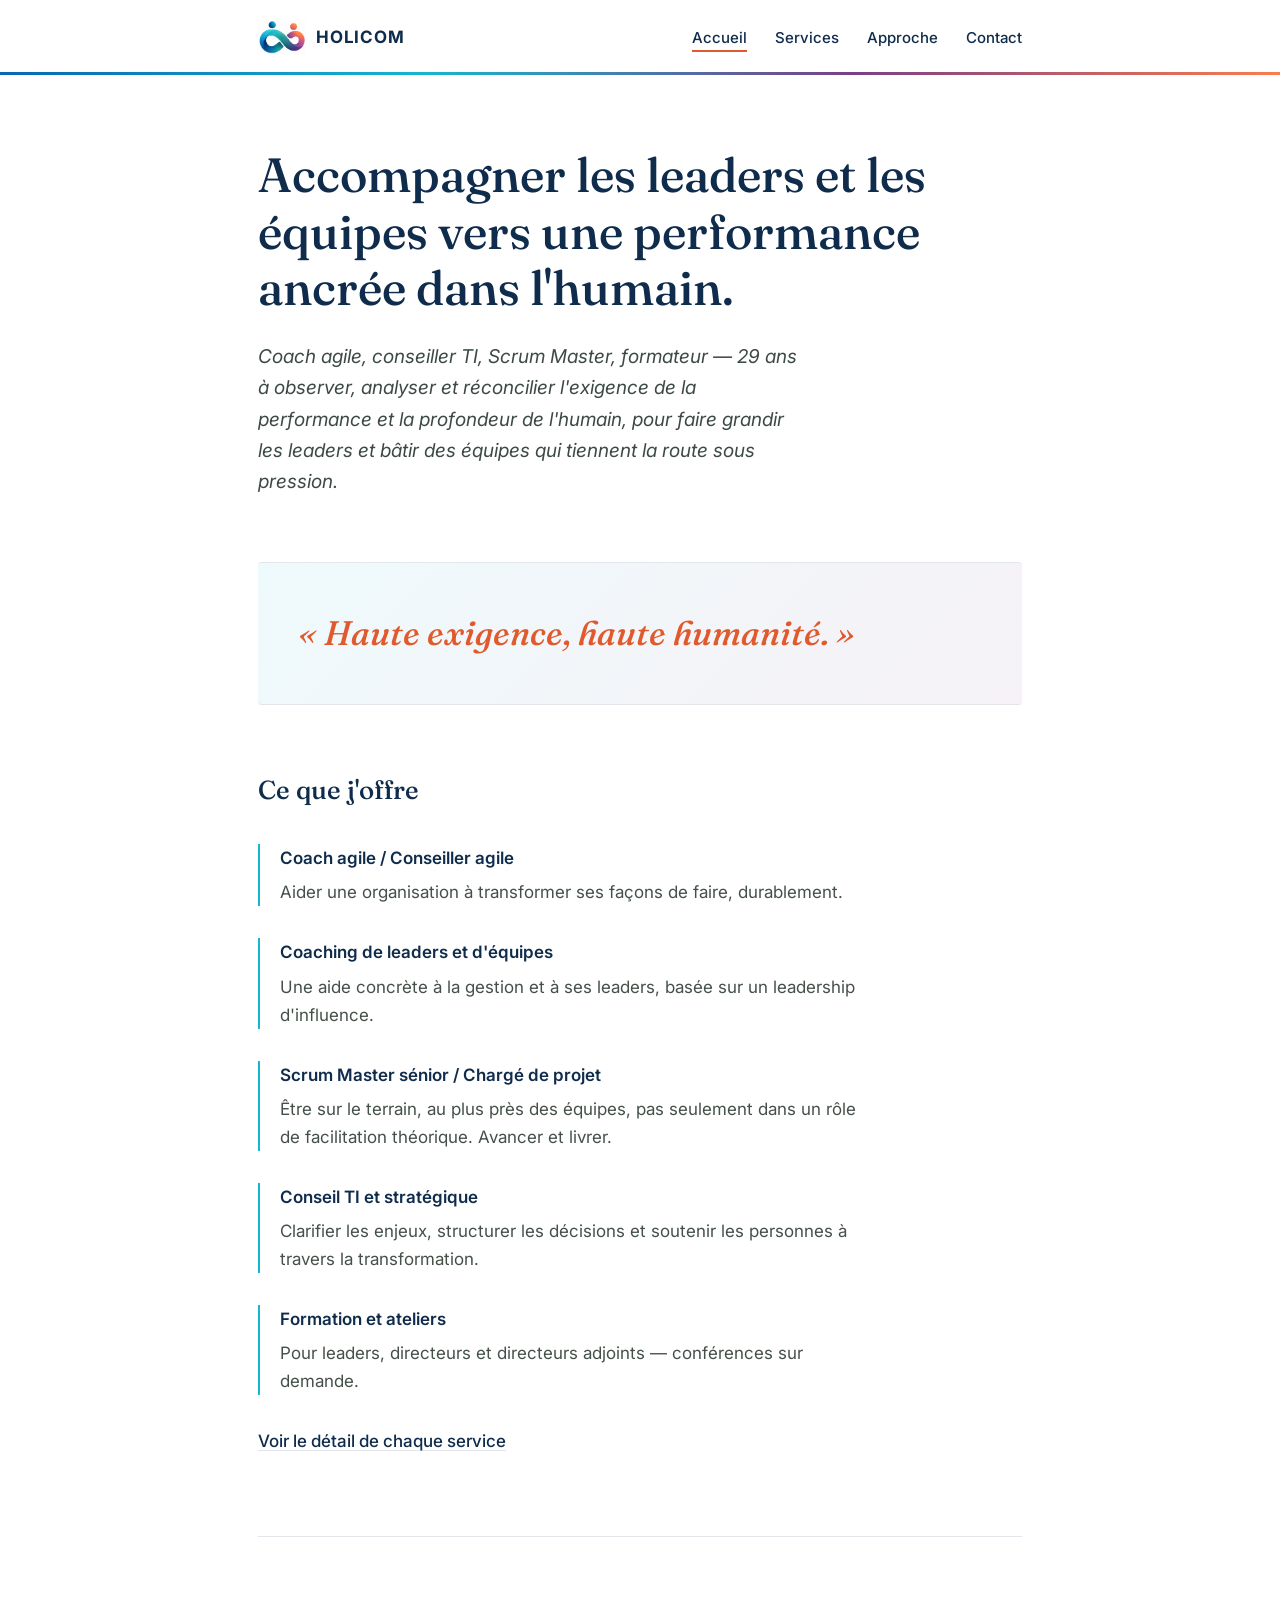
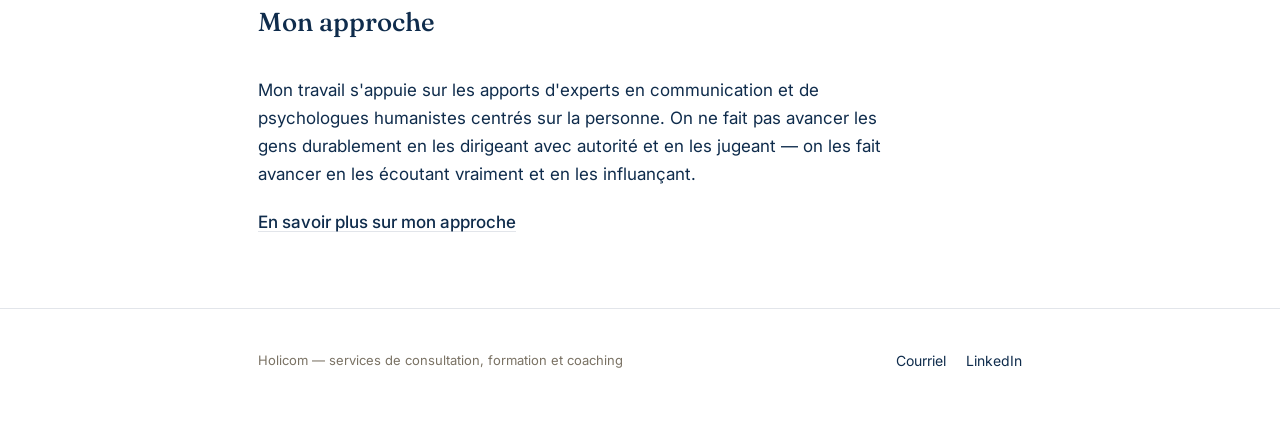
<file: index.html>
<!DOCTYPE html>
<html lang="fr">
<head>
<meta charset="UTF-8">
<meta name="viewport" content="width=device-width, initial-scale=1">
<title>Holicom — Haute performance, haute humanité</title>
<link rel="preconnect" href="https://fonts.googleapis.com">
<link rel="preconnect" href="https://fonts.gstatic.com" crossorigin>
<link href="https://fonts.googleapis.com/css2?family=Fraunces:opsz,wght@9..144,400;9..144,500;9..144,600&family=Inter:wght@400;500;600&display=swap" rel="stylesheet">
<link rel="stylesheet" href="style.css">
<link rel="icon" type="image/png" href="holicom-icon.png">
</head>
<body>

<nav class="site-nav">
  <div class="wrap">
    <a class="nav-brand" href="index.html"><img src="holicom-icon.png" alt="Holicom">
      <span>Holicom</span>
    </a>
    <ul class="nav-links">
      <li><a href="index.html" class="active">Accueil</a></li>
      <li><a href="services.html">Services</a></li>
      <li><a href="approche.html">Approche</a></li>
      <li><a href="contact.html">Contact</a></li>
    </ul>
  </div>
</nav>

<div class="wrap">

  <header class="hero">
    <!-- <img class="hero-icon" src="holicom-icon.png" alt="Holicom"> -->
    <h1>Accompagner les leaders et les équipes vers une performance ancrée dans l'humain.</h1>
    <p class="lede">Coach agile, conseiller TI, Scrum Master, formateur — 29 ans à observer, analyser et réconcilier l'exigence de la performance et la profondeur de l'humain, pour faire grandir les leaders et bâtir des équipes qui tiennent la route sous pression.</p>
  </header>

  <div class="quote-block">
    <p>« Haute exigence, haute humanité. »</p>
  </div>

  <section id="offre-apercu">
    <h2>Ce que j'offre</h2>
    <div class="service">
      <h3>Coach agile / Conseiller agile</h3>
      <p>Aider une organisation à transformer ses façons de faire, durablement.</p>
    </div>
    <div class="service">
      <h3>Coaching de leaders et d'équipes</h3>
      <p>Une aide concrète à la gestion et à ses leaders, basée sur un leadership d'influence.</p>
    </div>
    <div class="service">
      <h3>Scrum Master sénior / Chargé de projet</h3>
      <p>Être sur le terrain, au plus près des équipes, pas seulement dans un rôle de facilitation théorique. Avancer et livrer.</p>
    </div>
    <div class="service">
      <h3>Conseil TI et stratégique</h3>
      <p>Clarifier les enjeux, structurer les décisions et soutenir les personnes à travers la transformation.</p>
    </div>
    <div class="service">
      <h3>Formation et ateliers</h3>
      <p>Pour leaders, directeurs et directeurs adjoints — conférences sur demande.</p>
    </div>
    <p style="margin-top: 32px;"><a class="text-link" href="services.html">Voir le détail de chaque service</a></p>
  </section>

  <section id="approche-apercu" class="approche">
    <h2>Mon approche</h2>
    <p>Mon travail s'appuie sur les apports d'experts en communication et de psychologues humanistes centrés sur la personne. On ne fait pas avancer les gens durablement en les dirigeant avec autorité et en les jugeant — on les fait avancer en les écoutant vraiment et en les influançant.</p>
    <p><a class="text-link" href="approche.html">En savoir plus sur mon approche</a></p>
  </section>

</div>

<footer class="site-footer">
  <div class="wrap">
    <p class="fine-print">Holicom — services de consultation, formation et coaching</p>
    <div class="footer-links">
      <a href="mailto:gael.jahan@holicom.ca">Courriel</a>
      <a href="https://www.linkedin.com/in/gaeljahanholicom/" target="_blank" rel="noopener">LinkedIn</a>
    </div>
  </div>
</footer>

</body>
</html>
</file>
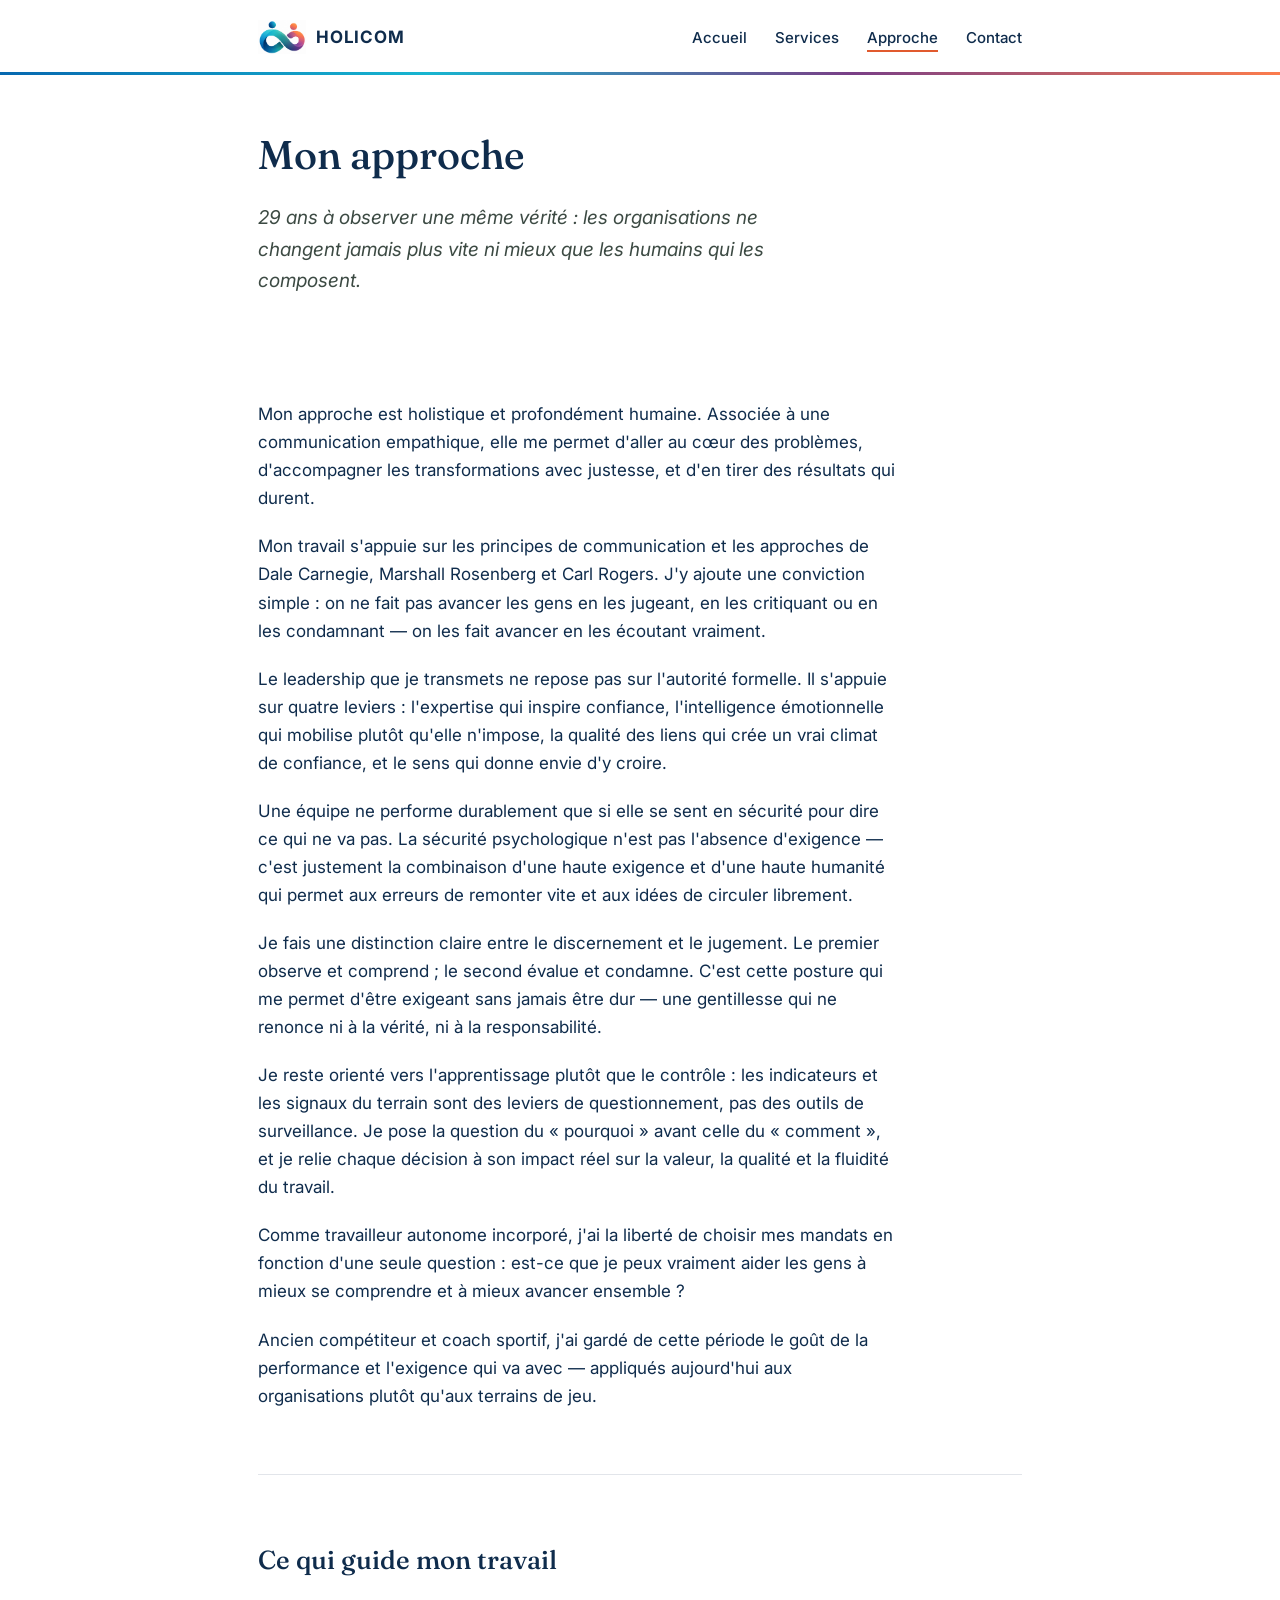
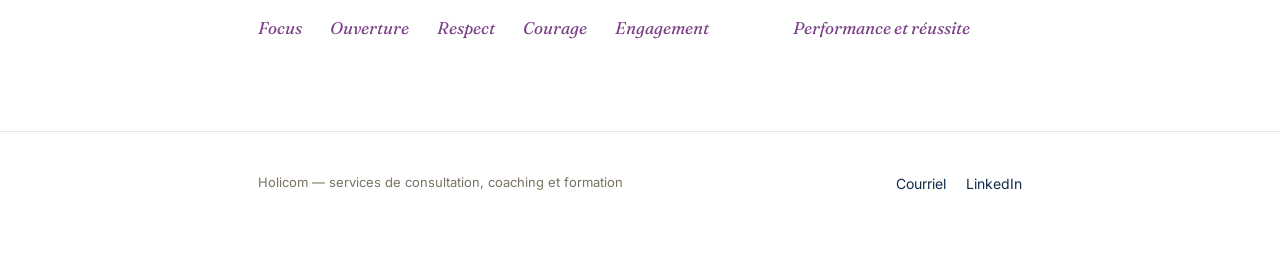
<file: approche.html>
<!DOCTYPE html>
<html lang="fr">
<head>
<meta charset="UTF-8">
<meta name="viewport" content="width=device-width, initial-scale=1">
<title>Approche — Holicom</title>
<link rel="preconnect" href="https://fonts.googleapis.com">
<link rel="preconnect" href="https://fonts.gstatic.com" crossorigin>
<link href="https://fonts.googleapis.com/css2?family=Fraunces:opsz,wght@9..144,400;9..144,500;9..144,600&family=Inter:wght@400;500;600&display=swap" rel="stylesheet">
<link rel="stylesheet" href="style.css">
<link rel="icon" type="image/png" href="holicom-icon.png">
</head>
<body>

<nav class="site-nav">
  <div class="wrap">
    <a class="nav-brand" href="index.html"><img src="holicom-icon.png" alt="Holicom">
      <span>Holicom</span>
    </a>
    <ul class="nav-links">
      <li><a href="index.html">Accueil</a></li>
      <li><a href="services.html">Services</a></li>
      <li><a href="approche.html" class="active">Approche</a></li>
      <li><a href="contact.html">Contact</a></li>
    </ul>
  </div>
</nav>

<div class="wrap">

  <header class="page-header">
    <h1>Mon approche</h1>
    <p class="lede">29 ans à observer une même vérité : les organisations ne changent jamais plus vite ni mieux que les humains qui les composent.</p>
  </header>

  <section id="approche" class="approche">
    <p>Mon approche est holistique et profondément humaine. Associée à une communication empathique, elle me permet d'aller au cœur des problèmes, d'accompagner les transformations avec justesse, et d'en tirer des résultats qui durent.</p>
    <p>Mon travail s'appuie sur les principes de communication et les approches de Dale Carnegie, Marshall Rosenberg et Carl Rogers. J'y ajoute une conviction simple : on ne fait pas avancer les gens en les jugeant, en les critiquant ou en les condamnant — on les fait avancer en les écoutant vraiment.</p>
    <p>Le leadership que je transmets ne repose pas sur l'autorité formelle. Il s'appuie sur quatre leviers : l'expertise qui inspire confiance, l'intelligence émotionnelle qui mobilise plutôt qu'elle n'impose, la qualité des liens qui crée un vrai climat de confiance, et le sens qui donne envie d'y croire.</p>
    <p>Une équipe ne performe durablement que si elle se sent en sécurité pour dire ce qui ne va pas. La sécurité psychologique n'est pas l'absence d'exigence — c'est justement la combinaison d'une haute exigence et d'une haute humanité qui permet aux erreurs de remonter vite et aux idées de circuler librement.</p>
    <p>Je fais une distinction claire entre le discernement et le jugement. Le premier observe et comprend ; le second évalue et condamne. C'est cette posture qui me permet d'être exigeant sans jamais être dur — une gentillesse qui ne renonce ni à la vérité, ni à la responsabilité.</p>
    <p>Je reste orienté vers l'apprentissage plutôt que le contrôle : les indicateurs et les signaux du terrain sont des leviers de questionnement, pas des outils de surveillance. Je pose la question du « pourquoi » avant celle du « comment », et je relie chaque décision à son impact réel sur la valeur, la qualité et la fluidité du travail.</p>
    <p>Comme travailleur autonome incorporé, j'ai la liberté de choisir mes mandats en fonction d'une seule question : est-ce que je peux vraiment aider les gens à mieux se comprendre et à mieux avancer ensemble ?</p>
    <p>Ancien compétiteur et coach sportif, j'ai gardé de cette période le goût de la performance et l'exigence qui va avec — appliqués aujourd'hui aux organisations plutôt qu'aux terrains de jeu.</p>
  </section>

  <section id="valeurs">
    <h2>Ce qui guide mon travail</h2>
    <ul class="values">
      <li>Focus</li>
      <li>Ouverture</li>
      <li>Respect</li>
      <li>Courage</li>
      <li>Engagement</li>
      <li> </li>
      <li> </li>
      <li>Performance et réussite</li>
    </ul>
  </section>

</div>

<footer class="site-footer">
  <div class="wrap">
    <p class="fine-print">Holicom — services de consultation, coaching et formation</p>
    <div class="footer-links">
      <a href="mailto:gael.jahan@holicom.ca">Courriel</a>
      <a href="https://www.linkedin.com/in/gaeljahanholicom/" target="_blank" rel="noopener">LinkedIn</a>
    </div>
  </div>
</footer>

</body>
</html>
</file>
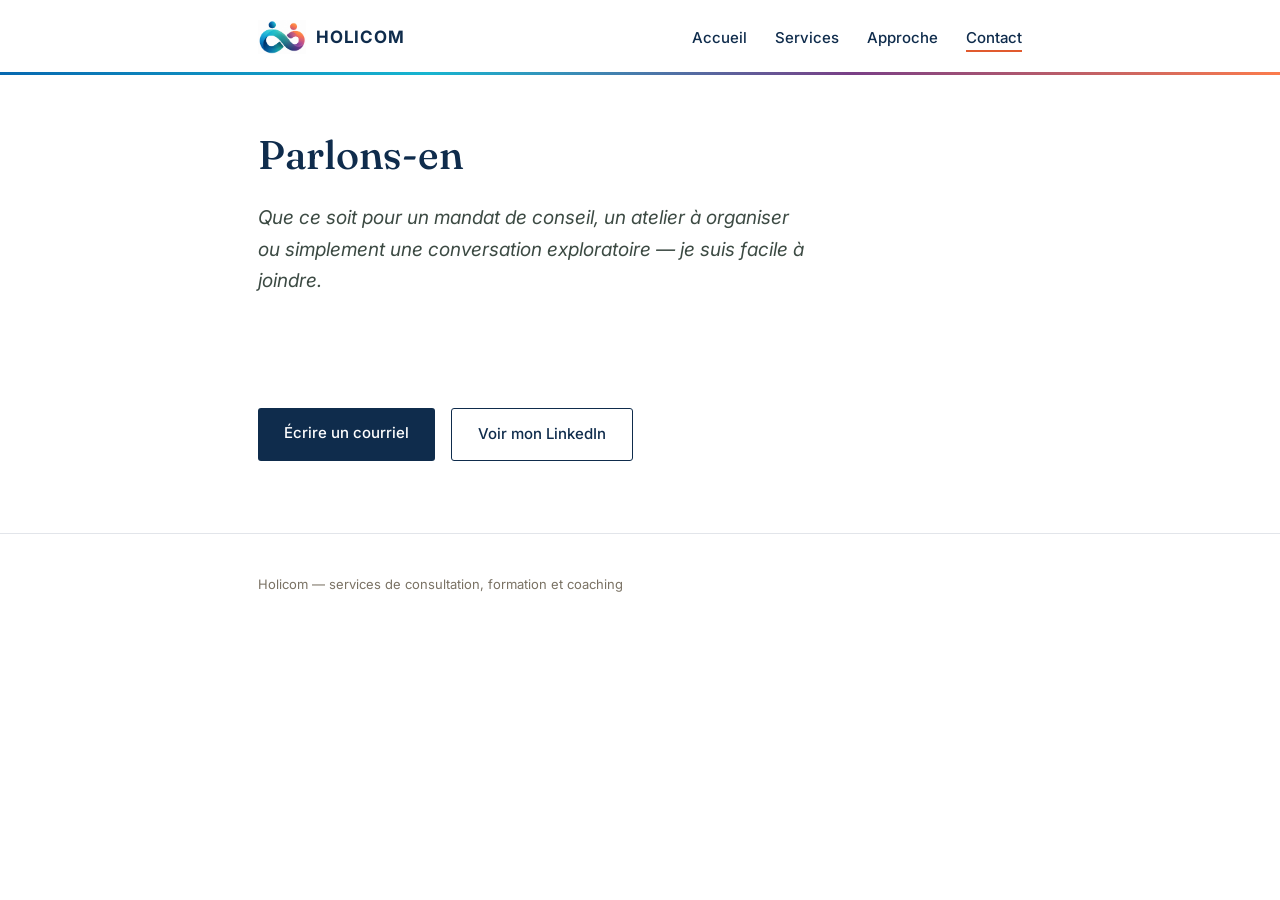
<file: contact.html>
<!DOCTYPE html>
<html lang="fr">
<head>
<meta charset="UTF-8">
<meta name="viewport" content="width=device-width, initial-scale=1">
<title>Contact — Holicom</title>
<link rel="preconnect" href="https://fonts.googleapis.com">
<link rel="preconnect" href="https://fonts.gstatic.com" crossorigin>
<link href="https://fonts.googleapis.com/css2?family=Fraunces:opsz,wght@9..144,400;9..144,500;9..144,600&family=Inter:wght@400;500;600&display=swap" rel="stylesheet">
<link rel="stylesheet" href="style.css">
<link rel="icon" type="image/png" href="holicom-icon.png">
</head>
<body>

<nav class="site-nav">
  <div class="wrap">
    <a class="nav-brand" href="index.html"><img src="holicom-icon.png" alt="Holicom">
      <span>Holicom</span>
    </a>
    <ul class="nav-links">
      <li><a href="index.html">Accueil</a></li>
      <li><a href="services.html">Services</a></li>
      <li><a href="approche.html">Approche</a></li>
      <li><a href="contact.html" class="active">Contact</a></li>
    </ul>
  </div>
</nav>

<div class="wrap">

  <header class="page-header">
    <h1>Parlons-en</h1>
    <p class="lede">Que ce soit pour un mandat de conseil, un atelier à organiser ou simplement une conversation exploratoire — je suis facile à joindre.</p>
  </header>

  <section id="contact">
    <div class="contact-links">
      <a class="btn-primary" href="mailto:gael.jahan@holicom.ca">Écrire un courriel</a>
      <a class="btn-secondary" href="https://www.linkedin.com/in/gaeljahanholicom/" target="_blank" rel="noopener">Voir mon LinkedIn</a>
    </div>
  </section>

</div>

<footer class="site-footer">
  <div class="wrap">
    <p class="fine-print">Holicom — services de consultation, formation et coaching</p>
  </div>
</footer>

</body>
</html>
</file>
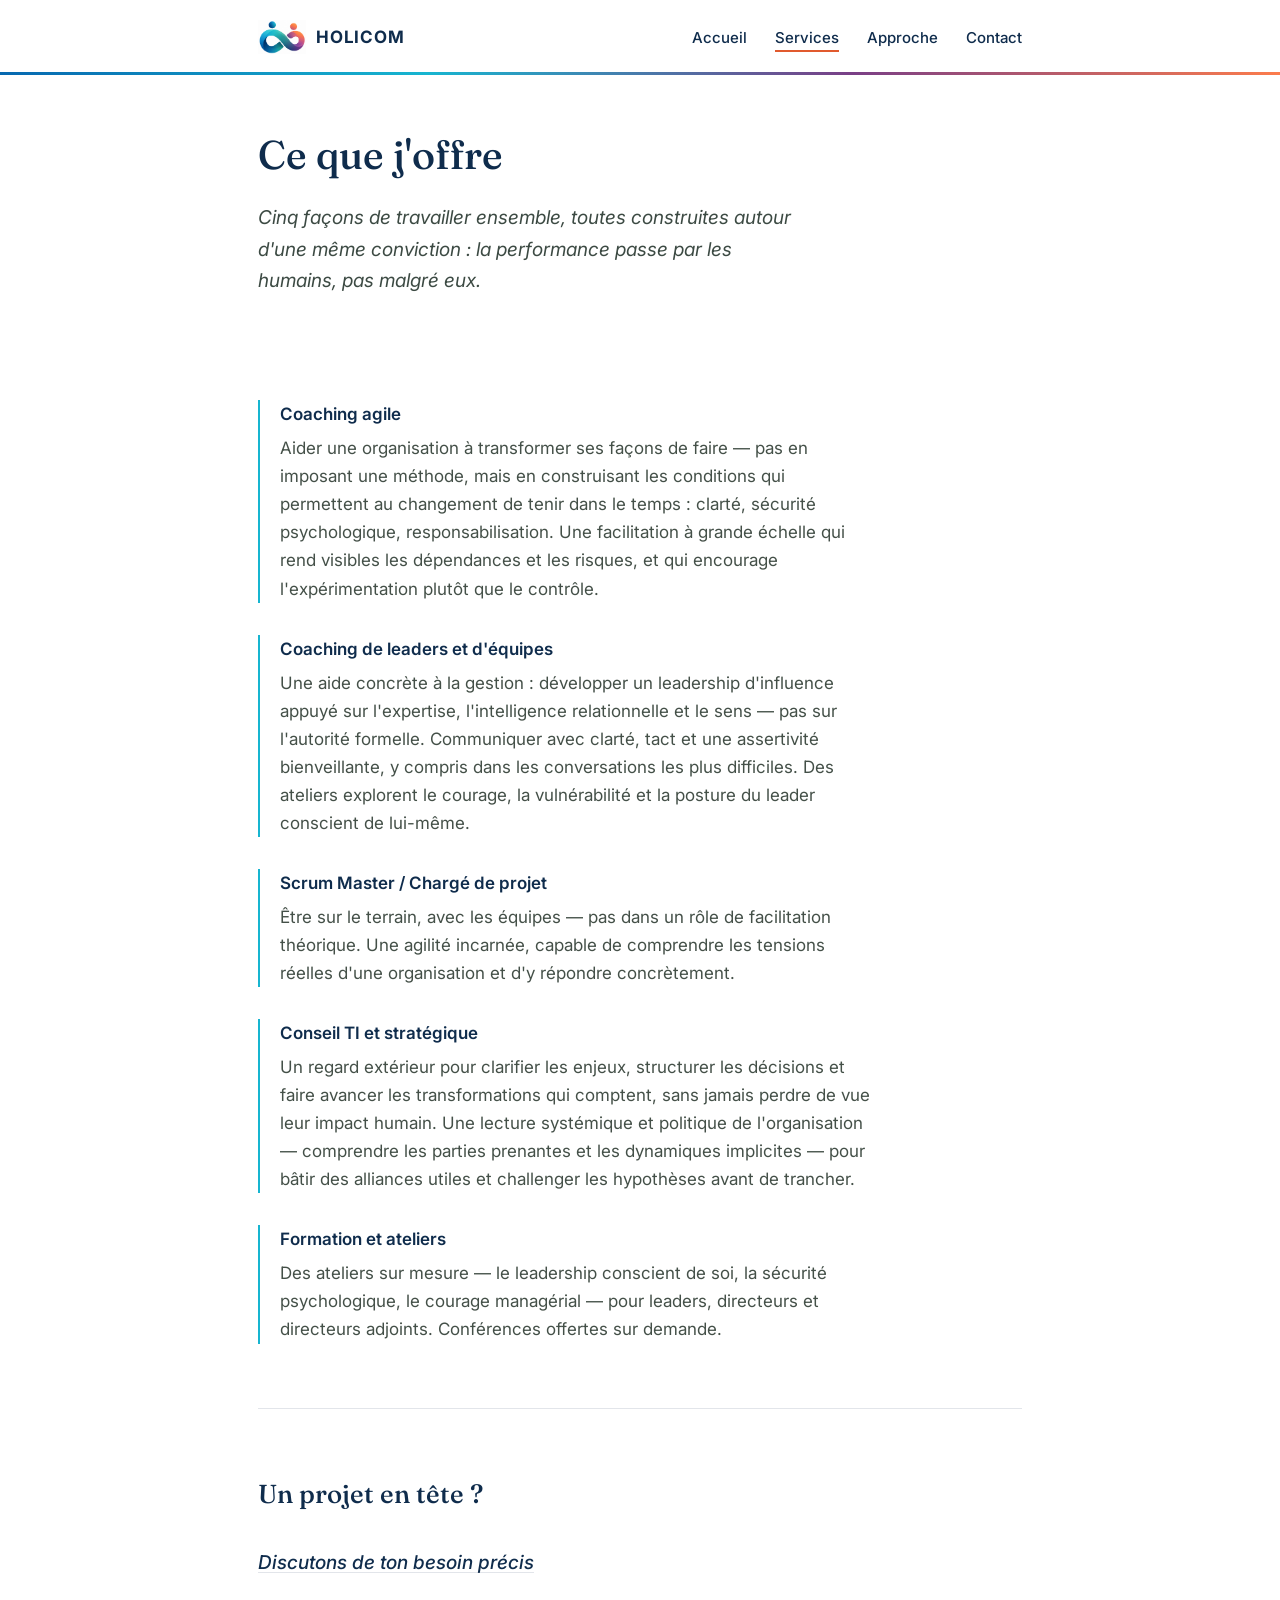
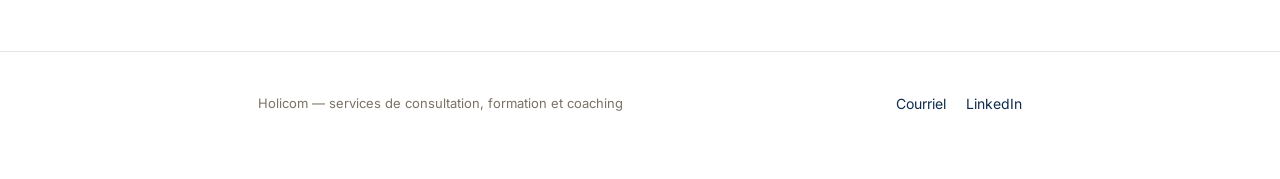
<file: services.html>
<!DOCTYPE html>
<html lang="fr">
<head>
<meta charset="UTF-8">
<meta name="viewport" content="width=device-width, initial-scale=1">
<title>Services — Holicom</title>
<link rel="preconnect" href="https://fonts.googleapis.com">
<link rel="preconnect" href="https://fonts.gstatic.com" crossorigin>
<link href="https://fonts.googleapis.com/css2?family=Fraunces:opsz,wght@9..144,400;9..144,500;9..144,600&family=Inter:wght@400;500;600&display=swap" rel="stylesheet">
<link rel="stylesheet" href="style.css">
<link rel="icon" type="image/png" href="holicom-icon.png">
</head>
<body>

<nav class="site-nav">
  <div class="wrap">
    <a class="nav-brand" href="index.html"><img src="holicom-icon.png" alt="Holicom">
      <span>Holicom</span>
    </a>
    <ul class="nav-links">
      <li><a href="index.html">Accueil</a></li>
      <li><a href="services.html" class="active">Services</a></li>
      <li><a href="approche.html">Approche</a></li>
      <li><a href="contact.html">Contact</a></li>
    </ul>
  </div>
</nav>

<div class="wrap">

  <header class="page-header">
    <h1>Ce que j'offre</h1>
    <p class="lede">Cinq façons de travailler ensemble, toutes construites autour d'une même conviction : la performance passe par les humains, pas malgré eux.</p>
  </header>

  <section id="offre">
    
    <div class="service">
      <h3>Coaching agile</h3>
      <p>Aider une organisation à transformer ses façons de faire — pas en imposant une méthode, mais en construisant les conditions qui permettent au changement de tenir dans le temps : clarté, sécurité psychologique, responsabilisation. Une facilitation à grande échelle qui rend visibles les dépendances et les risques, et qui encourage l'expérimentation plutôt que le contrôle.</p>
    </div>

    <div class="service">
      <h3>Coaching de leaders et d'équipes</h3>
      <p>Une aide concrète à la gestion : développer un leadership d'influence appuyé sur l'expertise, l'intelligence relationnelle et le sens — pas sur l'autorité formelle. Communiquer avec clarté, tact et une assertivité bienveillante, y compris dans les conversations les plus difficiles. Des ateliers explorent le courage, la vulnérabilité et la posture du leader conscient de lui-même.</p>
    </div>

    <div class="service">
      <h3>Scrum Master / Chargé de projet</h3>
      <p>Être sur le terrain, avec les équipes — pas dans un rôle de facilitation théorique. Une agilité incarnée, capable de comprendre les tensions réelles d'une organisation et d'y répondre concrètement.</p>
    </div>

    <div class="service">
      <h3>Conseil TI et stratégique</h3>
      <p>Un regard extérieur pour clarifier les enjeux, structurer les décisions et faire avancer les transformations qui comptent, sans jamais perdre de vue leur impact humain. Une lecture systémique et politique de l'organisation — comprendre les parties prenantes et les dynamiques implicites — pour bâtir des alliances utiles et challenger les hypothèses avant de trancher.</p>
    </div>

    <div class="service">
      <h3>Formation et ateliers</h3>
      <p>Des ateliers sur mesure — le leadership conscient de soi, la sécurité psychologique, le courage managérial — pour leaders, directeurs et directeurs adjoints. Conférences offertes sur demande.</p>
    </div>
  </section>

  <section id="cta">
    <h2>Un projet en tête ?</h2>
    <p class="lede"><a class="text-link" href="contact.html">Discutons de ton besoin précis</a></p>
  </section>

</div>

<footer class="site-footer">
  <div class="wrap">
    <p class="fine-print">Holicom — services de consultation, formation et coaching</p>
    <div class="footer-links">
      <a href="mailto:gael.jahan@holicom.ca">Courriel</a>
      <a href="https://www.linkedin.com/in/gaeljahanholicom/" target="_blank" rel="noopener">LinkedIn</a>
    </div>
  </div>
</footer>

</body>
</html>
</file>
<file: style.css>
:root {
  --white: #FFFFFF;
  --paper: #F6F7FA;
  --ink: #0F2C4C;
  --teal: #0E7DA0;
  --teal-light: #17B5D0;
  --coral: #E15A2E;
  --coral-light: #FC7C4C;
  --purple: #7A3F86;
  --line: #E2E5EA;
}

* { box-sizing: border-box; }

body {
  margin: 0;
  background: var(--white);
  color: var(--ink);
  font-family: 'Inter', system-ui, sans-serif;
  font-size: 17px;
  line-height: 1.65;
  -webkit-font-smoothing: antialiased;
}

.wrap {
  max-width: 820px;
  margin: 0 auto;
  padding: 0 28px;
}

/* Navigation */

nav.site-nav {
  border-bottom: 1px solid var(--line);
  position: relative;
}

nav.site-nav::after {
  content: '';
  position: absolute;
  left: 0;
  right: 0;
  bottom: -1px;
  height: 3px;
  background: linear-gradient(90deg, #0768B0, #17B5D0, #7A3F86, #FC7C4C);
}

nav.site-nav .wrap {
  display: flex;
  justify-content: space-between;
  align-items: center;
  padding-top: 20px;
  padding-bottom: 20px;
  flex-wrap: wrap;
  gap: 12px;
}

.nav-brand {
  display: flex;
  align-items: center;
  gap: 10px;
  text-decoration: none;
}

.nav-brand img {
  height: 34px;
  width: auto;
  display: block;
}

.nav-brand span {
  font-family: 'Inter', sans-serif;
  font-weight: 700;
  font-size: 17px;
  letter-spacing: 0.05em;
  color: var(--ink);
  text-transform: uppercase;
}

.nav-links {
  display: flex;
  gap: 28px;
  list-style: none;
  margin: 0;
  padding: 0;
}

.nav-links a {
  text-decoration: none;
  color: var(--ink);
  font-size: 15px;
  font-weight: 500;
  padding-bottom: 3px;
  border-bottom: 2px solid transparent;
  transition: border-color 0.15s ease;
}

.nav-links a:hover { border-bottom-color: var(--line); }
.nav-links a.active { border-bottom-color: var(--coral); }
.nav-links a:focus-visible { outline: 2px solid var(--ink); outline-offset: 2px; }

/* Hero (home page) */

header.hero {
  padding: 72px 0 64px;
  opacity: 0;
  animation: rise 0.9s ease-out forwards;
}

.hero-icon {
  height: 52px;
  width: auto;
  display: block;
  margin-bottom: 28px;
}

@keyframes rise {
  from { opacity: 0; transform: translateY(14px); }
  to { opacity: 1; transform: translateY(0); }
}

h1 {
  font-family: 'Fraunces', serif;
  font-weight: 500;
  font-size: clamp(32px, 5.2vw, 48px);
  line-height: 1.18;
  margin: 0 0 24px;
  max-width: 22ch;
}

.lede {
  font-size: 19px;
  max-width: 46ch;
  color: #3C4A43;
  font-style: italic;
  margin: 0;
}

/* Interior page headers */

header.page-header {
  padding: 56px 0 40px;
}

header.page-header h1 { font-size: clamp(28px, 4.4vw, 40px); }

/* Quote block */

.quote-block {
  padding: 48px 40px;
  border-top: 1px solid var(--line);
  border-bottom: 1px solid var(--line);
  background: linear-gradient(135deg, rgba(23, 181, 208, 0.07), rgba(122, 63, 134, 0.07));
  border-radius: 4px;
}

.quote-block p {
  font-family: 'Fraunces', serif;
  font-weight: 500;
  font-style: italic;
  font-size: clamp(24px, 3.8vw, 34px);
  line-height: 1.35;
  color: var(--coral);
  margin: 0;
  max-width: 30ch;
}

/* Sections */

section { padding: 64px 0; }
section + section { border-top: 1px solid var(--line); }

h2 {
  font-family: 'Fraunces', serif;
  font-weight: 500;
  font-size: 26px;
  margin: 0 0 32px;
}

.service {
  margin: 0 0 32px;
  padding-left: 20px;
  border-left: 2px solid var(--teal-light);
}

.service:last-child { margin-bottom: 0; }

.service h3 {
  font-family: 'Inter', sans-serif;
  font-weight: 600;
  font-size: 17px;
  margin: 0 0 6px;
}

.service p {
  margin: 0;
  color: #445048;
  max-width: 54ch;
}

.approche p { max-width: 58ch; margin: 0 0 20px; }
.approche p:last-child { margin-bottom: 0; }

.values {
  display: flex;
  gap: 28px;
  margin-top: 28px;
  flex-wrap: wrap;
  padding: 0;
  list-style: none;
}

.values li {
  font-family: 'Fraunces', serif;
  font-style: italic;
  color: var(--purple);
  font-size: 17px;
}

.text-link {
  color: var(--ink);
  font-weight: 500;
  text-decoration: underline;
  text-decoration-color: var(--line);
  text-underline-offset: 3px;
}

.text-link:hover { text-decoration-color: var(--teal); }

/* Contact */

.contact-links {
  display: flex;
  flex-wrap: wrap;
  gap: 16px;
  margin-top: 8px;
}

.contact-links a {
  display: inline-block;
  text-decoration: none;
  padding: 13px 26px;
  border-radius: 3px;
  font-weight: 500;
  font-size: 15px;
  transition: opacity 0.15s ease;
}

.contact-links a:hover { opacity: 0.85; }
.contact-links a:focus-visible { outline: 2px solid var(--ink); outline-offset: 2px; }

.btn-primary { background: var(--ink); color: var(--white); }
.btn-secondary { background: transparent; color: var(--ink); border: 1px solid var(--ink); }

/* Footer */

footer.site-footer {
  padding: 40px 0 64px;
  border-top: 1px solid var(--line);
  margin-top: 8px;
}

footer.site-footer .wrap {
  display: flex;
  justify-content: space-between;
  align-items: center;
  flex-wrap: wrap;
  gap: 16px;
}

.fine-print { font-size: 13px; color: #7A7264; margin: 0; }

.footer-links { display: flex; gap: 20px; }
.footer-links a { font-size: 14px; color: var(--ink); text-decoration: none; }
.footer-links a:hover { color: var(--coral); }

@media (prefers-reduced-motion: reduce) {
  header.hero { animation: none; opacity: 1; }
}

@media (max-width: 560px) {
  header.hero { padding: 56px 0 40px; }
  header.page-header { padding: 40px 0 32px; }
  section { padding: 48px 0; }
}
</file>
